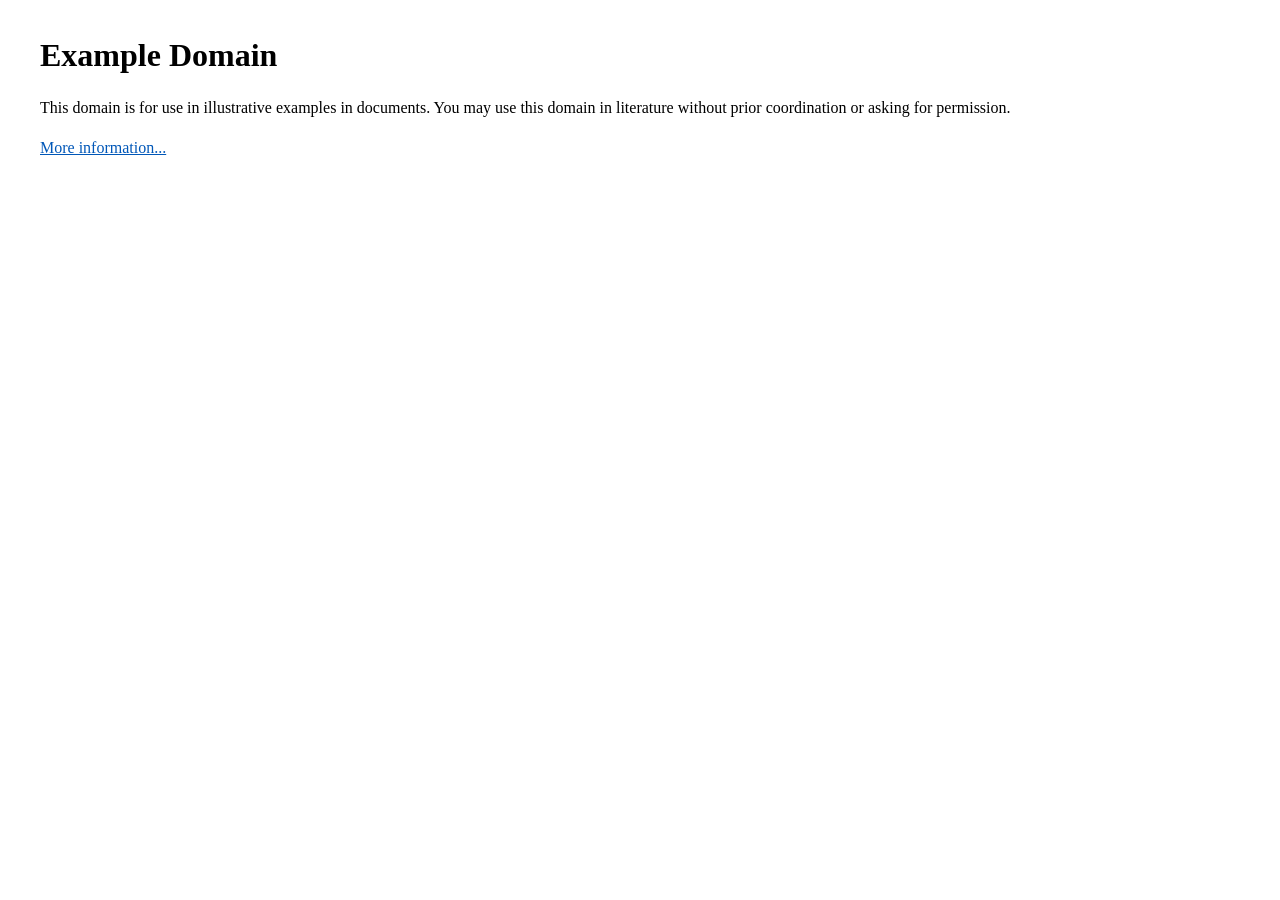
<file: index.html>
<!DOCTYPE html>
<html lang="en">
<head>
  <meta charset="UTF-8">
  <meta name="viewport" content="width=device-width, initial-scale=1.0">
  <title>Example Domain</title>
  <style>
    /* Base reset & tokens */
    body {
      background: #ffffff;
      color: #000000;
      font-family: Georgia, "Times New Roman", Times, serif;
      font-size: 16px;
      margin: 0;
      padding: 1em;
    }

    /* Centering container */
    .container {
      max-width: 1200px;
      margin: 0 auto;
      padding: 0 1em;
    }

    /* Heading */
    h1 {
      font-family: Georgia, "Times New Roman", Times, serif;
      font-weight: 700;
      color: #000000;
      margin: 0.67em 0;
    }

    /* Body paragraphs */
    p {
      font-family: Georgia, "Times New Roman", Times, serif;
      font-size: 16px;
      color: #000000;
      line-height: 1.5;
    }

    /* Anchor / CTA link */
    a {
      color: #0057b8;
      text-decoration: underline;
    }
  </style>
</head>
<body>
  <div class="container">
    <h1>Example Domain</h1>
    <p>This domain is for use in illustrative examples in documents. You may use this domain in literature without prior coordination or asking for permission.</p>
    <p><a href="https://www.iana.org/domains/reserved">More information...</a></p>
  </div>
</body>
</html>
</file>
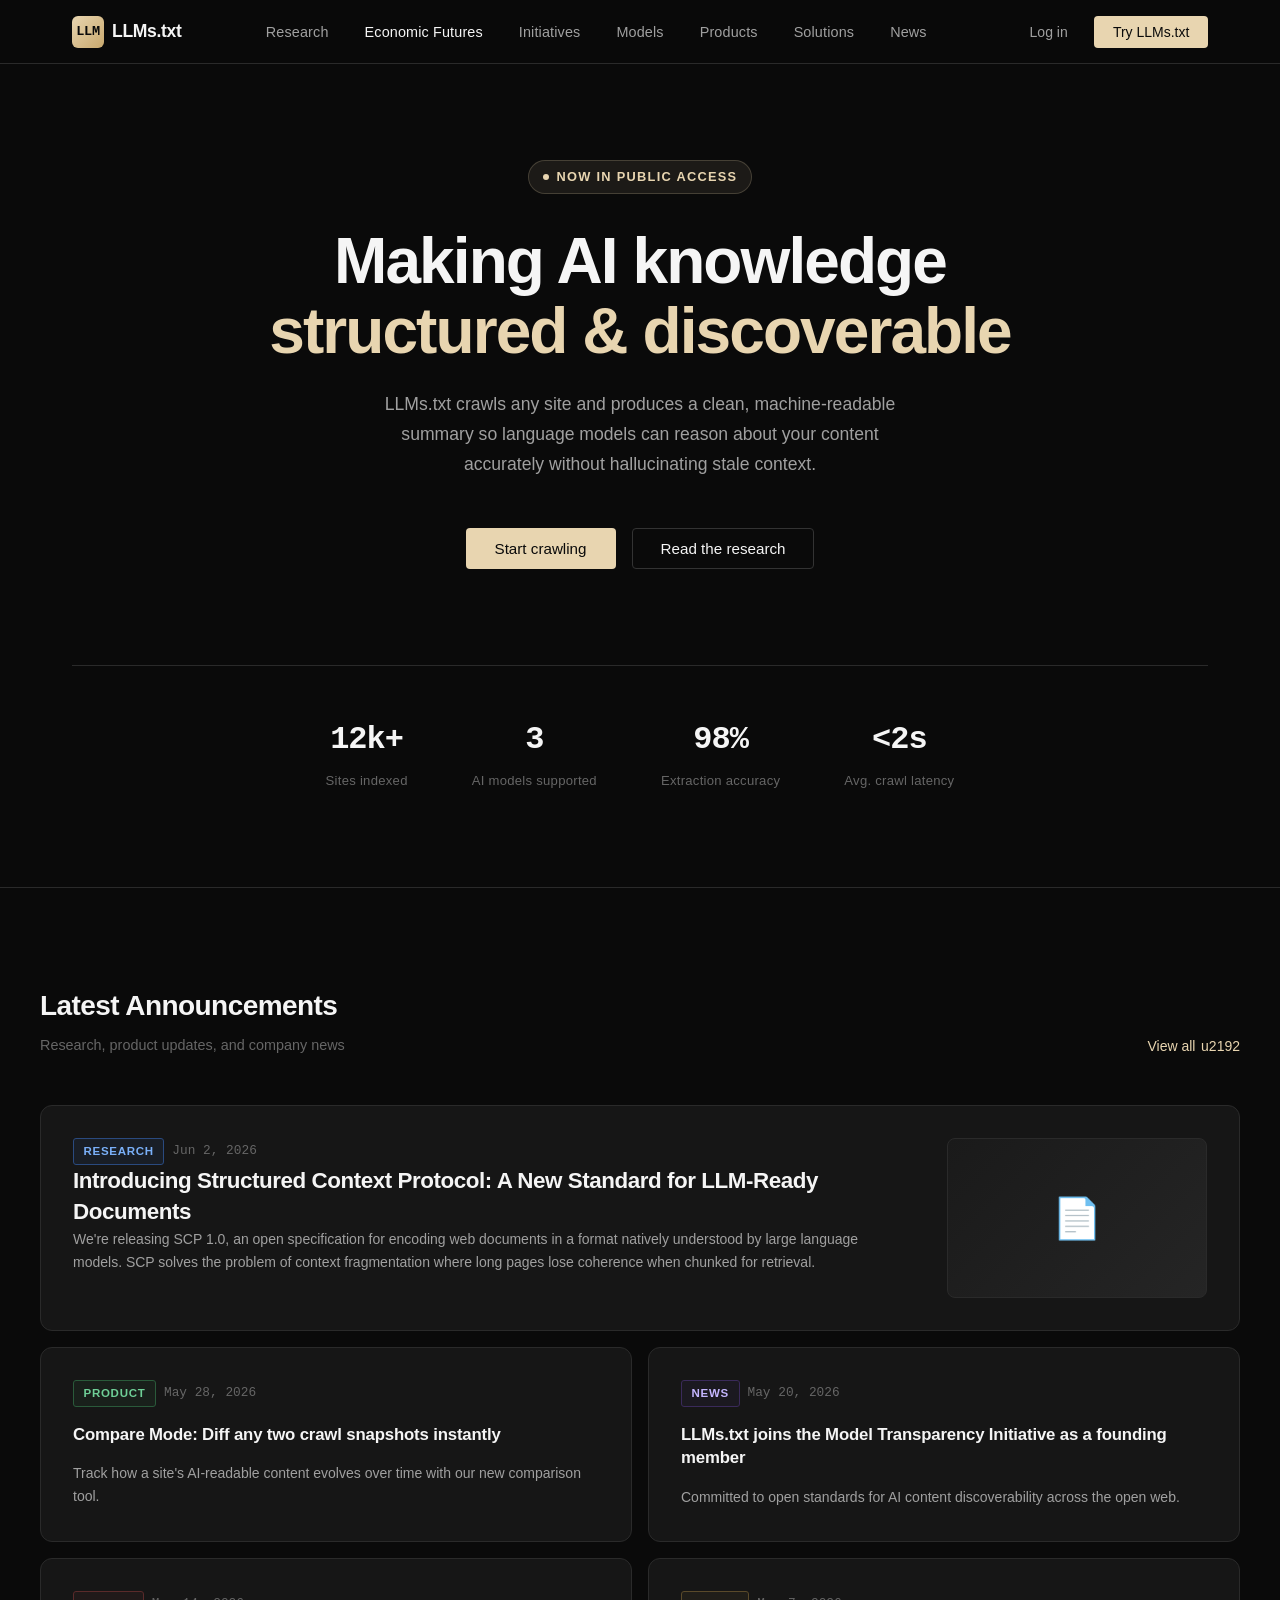
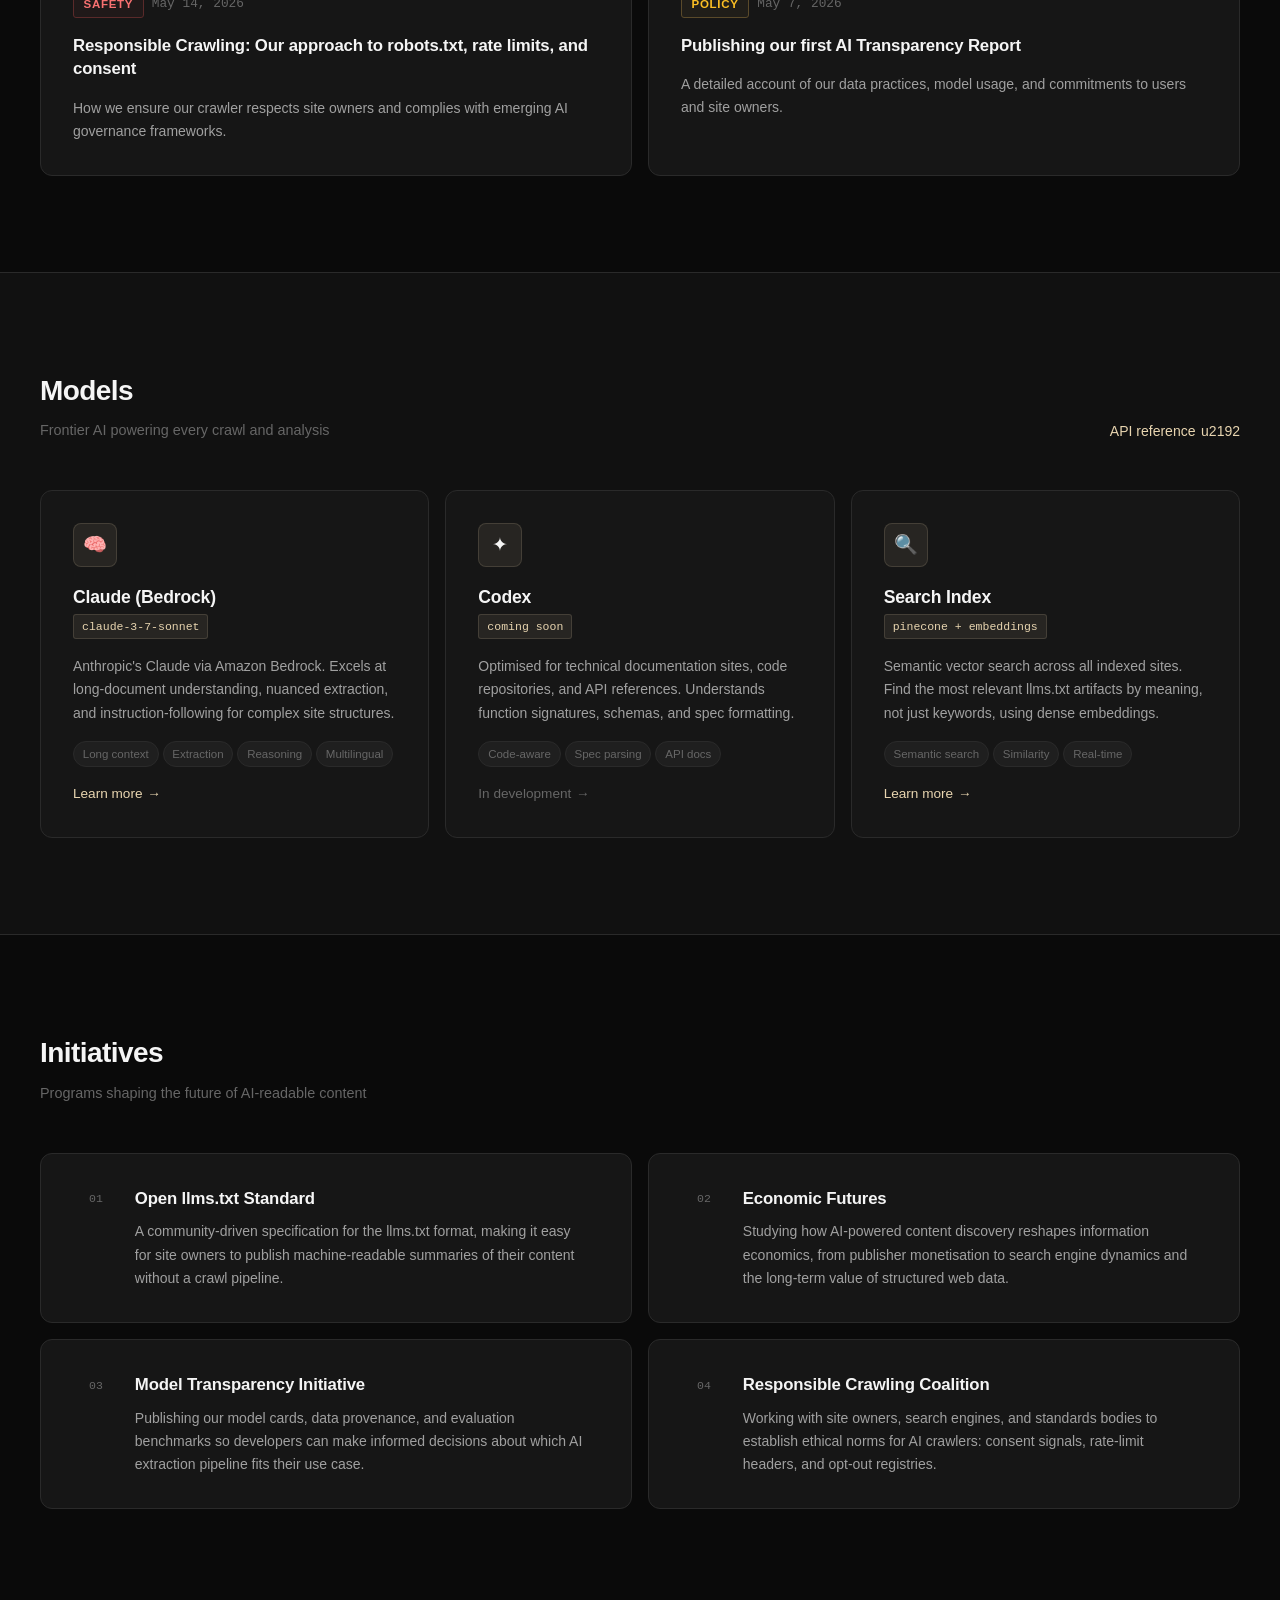
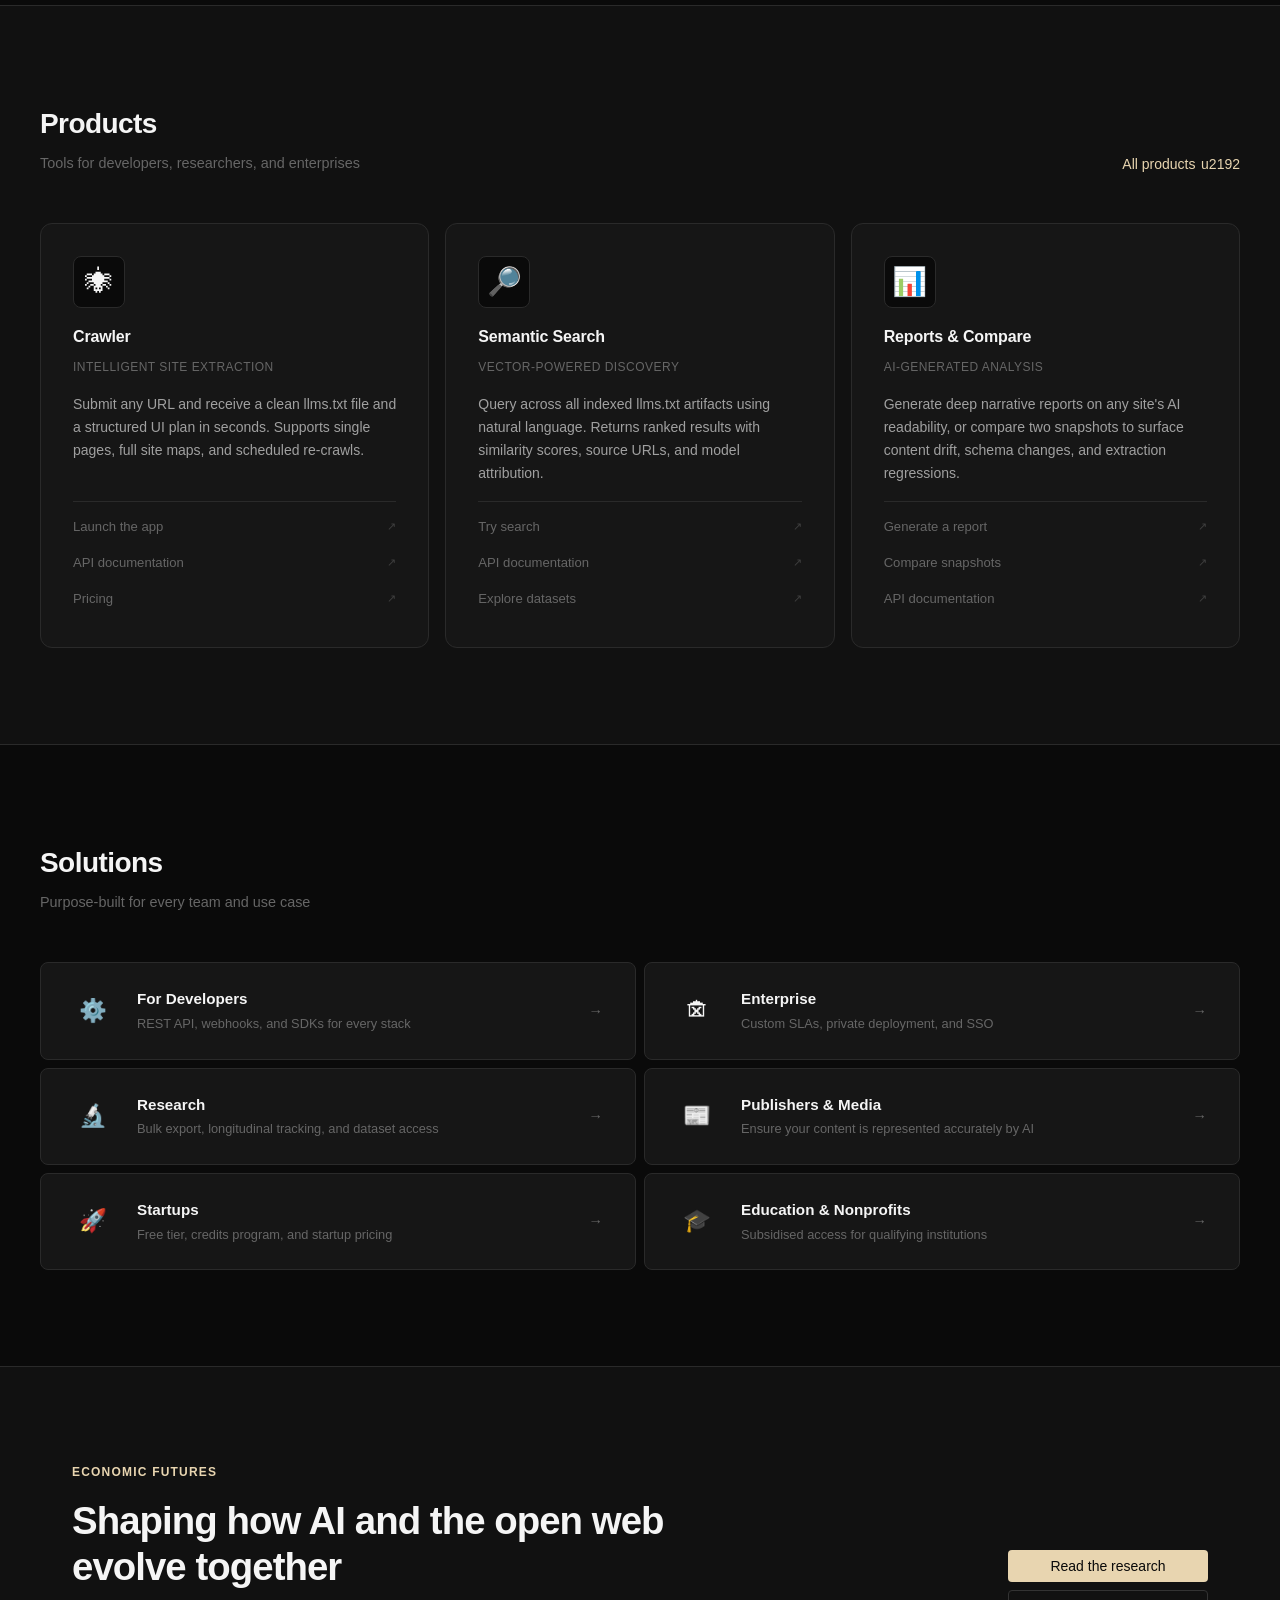
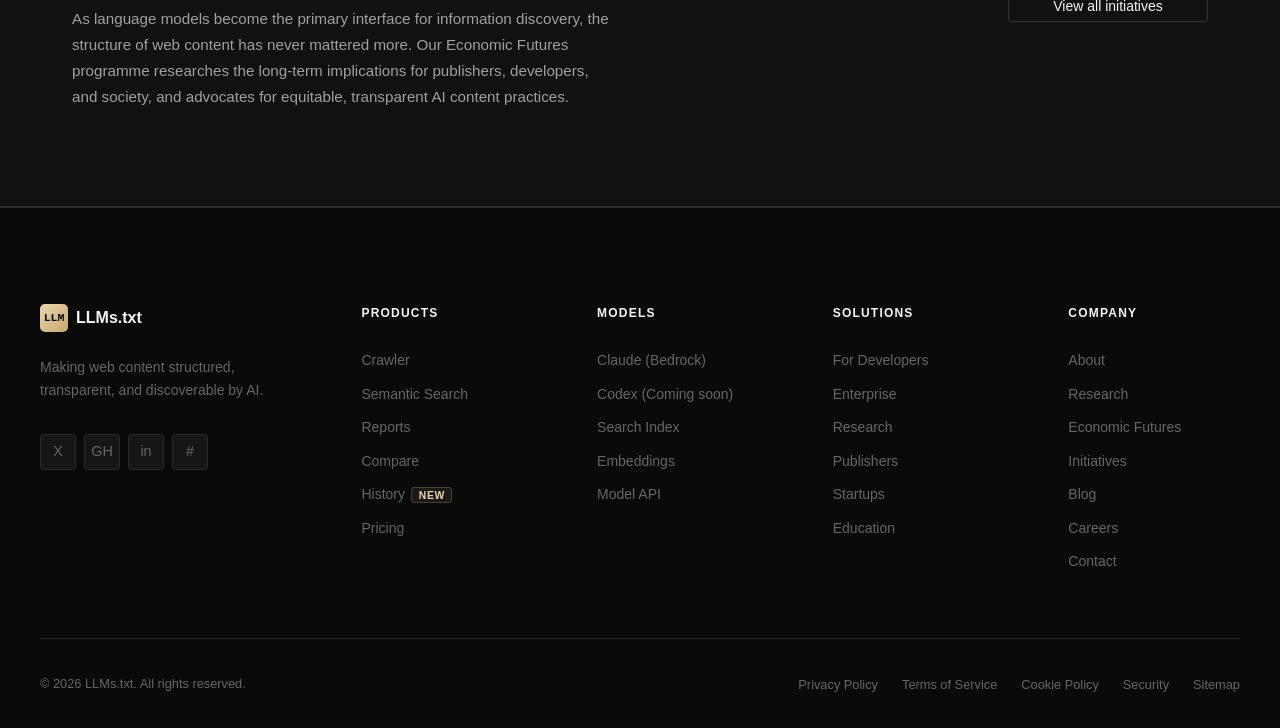
<file: ui/index.html>
<!DOCTYPE html>
<html lang="en">
<head>
  <meta charset="UTF-8" />
  <meta name="viewport" content="width=device-width, initial-scale=1.0" />
  <title>LLMs.txt — Building Safe & Beneficial AI</title>
  <style>
    *, *::before, *::after {
      box-sizing: border-box;
      margin: 0;
      padding: 0;
    }

    :root {
      --color-bg: #0a0a0a;
      --color-bg-secondary: #111111;
      --color-bg-card: #161616;
      --color-bg-card-hover: #1e1e1e;
      --color-border: #2a2a2a;
      --color-border-light: #333333;
      --color-text-primary: #f5f5f5;
      --color-text-secondary: #a0a0a0;
      --color-text-muted: #666666;
      --color-accent: #e8d5b0;
      --color-accent-hover: #f0e4c4;
      --color-tag-bg: #1e1e1e;
      --color-tag-text: #a0a0a0;
      --color-tag-border: #333333;
      --font-sans: -apple-system, BlinkMacSystemFont, 'Segoe UI', 'Helvetica Neue', Arial, sans-serif;
      --font-mono: 'SF Mono', 'Fira Code', 'Cascadia Code', Consolas, monospace;
      --max-width: 1200px;
      --nav-height: 64px;
      --radius-sm: 4px;
      --radius-md: 8px;
      --radius-lg: 12px;
      --spacing-xs: 0.25rem;
      --spacing-sm: 0.5rem;
      --spacing-md: 1rem;
      --spacing-lg: 1.5rem;
      --spacing-xl: 2rem;
      --spacing-2xl: 3rem;
      --spacing-3xl: 4rem;
      --spacing-4xl: 6rem;
    }

    html {
      scroll-behavior: smooth;
    }

    body {
      font-family: var(--font-sans);
      background-color: var(--color-bg);
      color: var(--color-text-primary);
      line-height: 1.6;
      min-height: 100vh;
    }

    a {
      color: inherit;
      text-decoration: none;
    }

    img {
      max-width: 100%;
      display: block;
    }

    /* ======================================================
       HEADER / NAVIGATION
    ====================================================== */

    .site-header {
      position: sticky;
      top: 0;
      z-index: 100;
      background-color: rgba(10, 10, 10, 0.92);
      backdrop-filter: blur(12px);
      -webkit-backdrop-filter: blur(12px);
      border-bottom: 1px solid var(--color-border);
      height: var(--nav-height);
      display: flex;
      align-items: center;
    }

    .nav-container {
      max-width: var(--max-width);
      margin: 0 auto;
      padding: 0 var(--spacing-xl);
      width: 100%;
      display: flex;
      align-items: center;
      justify-content: space-between;
      gap: var(--spacing-xl);
    }

    .nav-logo {
      display: flex;
      align-items: center;
      gap: var(--spacing-sm);
      flex-shrink: 0;
      font-size: 1.1rem;
      font-weight: 700;
      letter-spacing: -0.02em;
      color: var(--color-text-primary);
    }

    .nav-logo-icon {
      width: 32px;
      height: 32px;
      background: linear-gradient(135deg, #e8d5b0 0%, #c9a96e 100%);
      border-radius: 6px;
      display: flex;
      align-items: center;
      justify-content: center;
      font-size: 0.85rem;
      font-weight: 800;
      color: #0a0a0a;
      font-family: var(--font-mono);
    }

    .nav-links {
      display: flex;
      align-items: center;
      gap: var(--spacing-xs);
      list-style: none;
      flex: 1;
      justify-content: center;
    }

    .nav-links a {
      font-size: 0.9rem;
      color: var(--color-text-secondary);
      padding: var(--spacing-sm) var(--spacing-md);
      border-radius: var(--radius-sm);
      transition: color 0.15s ease, background-color 0.15s ease;
      letter-spacing: 0.01em;
    }

    .nav-links a:hover {
      color: var(--color-text-primary);
      background-color: rgba(255, 255, 255, 0.06);
    }

    .nav-links a.active {
      color: var(--color-text-primary);
    }

    .nav-actions {
      display: flex;
      align-items: center;
      gap: var(--spacing-sm);
      flex-shrink: 0;
    }

    .btn {
      display: inline-flex;
      align-items: center;
      justify-content: center;
      gap: var(--spacing-sm);
      padding: 0.5rem 1.1rem;
      border-radius: var(--radius-sm);
      font-size: 0.875rem;
      font-weight: 500;
      font-family: var(--font-sans);
      cursor: pointer;
      transition: all 0.15s ease;
      border: none;
      line-height: 1;
    }

    .btn-ghost {
      background: transparent;
      color: var(--color-text-secondary);
      border: 1px solid transparent;
    }

    .btn-ghost:hover {
      color: var(--color-text-primary);
      background-color: rgba(255, 255, 255, 0.06);
    }

    .btn-primary {
      background-color: var(--color-accent);
      color: #0a0a0a;
      border: 1px solid transparent;
    }

    .btn-primary:hover {
      background-color: var(--color-accent-hover);
    }

    .btn-outline {
      background: transparent;
      color: var(--color-text-primary);
      border: 1px solid var(--color-border-light);
    }

    .btn-outline:hover {
      border-color: var(--color-accent);
      color: var(--color-accent);
    }

    .nav-toggle {
      display: none;
      background: none;
      border: none;
      cursor: pointer;
      padding: var(--spacing-sm);
      color: var(--color-text-primary);
    }

    .nav-toggle span {
      display: block;
      width: 22px;
      height: 2px;
      background: currentColor;
      margin: 4px 0;
      transition: transform 0.2s ease, opacity 0.2s ease;
    }

    /* ======================================================
       HERO / MAIN BANNER
    ====================================================== */

    .hero {
      padding: var(--spacing-4xl) var(--spacing-xl);
      max-width: var(--max-width);
      margin: 0 auto;
      text-align: center;
    }

    .hero-label {
      display: inline-flex;
      align-items: center;
      gap: var(--spacing-sm);
      font-size: 0.8rem;
      font-weight: 600;
      letter-spacing: 0.1em;
      text-transform: uppercase;
      color: var(--color-accent);
      background: rgba(232, 213, 176, 0.08);
      border: 1px solid rgba(232, 213, 176, 0.2);
      padding: 0.35rem 0.85rem;
      border-radius: 100px;
      margin-bottom: var(--spacing-xl);
    }

    .hero-label::before {
      content: '';
      width: 6px;
      height: 6px;
      background: var(--color-accent);
      border-radius: 50%;
    }

    .hero-headline {
      font-size: clamp(2.4rem, 5vw, 4.5rem);
      font-weight: 700;
      letter-spacing: -0.03em;
      line-height: 1.1;
      color: var(--color-text-primary);
      margin-bottom: var(--spacing-lg);
      max-width: 820px;
      margin-left: auto;
      margin-right: auto;
    }

    .hero-headline .accent {
      color: var(--color-accent);
    }

    .hero-subheadline {
      font-size: 1.1rem;
      color: var(--color-text-secondary);
      max-width: 560px;
      margin: 0 auto var(--spacing-2xl);
      line-height: 1.7;
    }

    .hero-cta {
      display: flex;
      align-items: center;
      justify-content: center;
      gap: var(--spacing-md);
      flex-wrap: wrap;
    }

    .hero-cta .btn {
      padding: 0.75rem 1.75rem;
      font-size: 0.95rem;
    }

    .hero-stats {
      display: flex;
      align-items: center;
      justify-content: center;
      gap: var(--spacing-3xl);
      margin-top: var(--spacing-4xl);
      padding-top: var(--spacing-2xl);
      border-top: 1px solid var(--color-border);
      flex-wrap: wrap;
    }

    .hero-stat {
      text-align: center;
    }

    .hero-stat-number {
      font-size: 2rem;
      font-weight: 700;
      letter-spacing: -0.03em;
      color: var(--color-text-primary);
      font-family: var(--font-mono);
    }

    .hero-stat-label {
      font-size: 0.82rem;
      color: var(--color-text-muted);
      margin-top: 0.25rem;
      letter-spacing: 0.02em;
    }

    /* ======================================================
       SECTION SHARED STYLES
    ====================================================== */

    .section {
      padding: var(--spacing-4xl) var(--spacing-xl);
    }

    .section-inner {
      max-width: var(--max-width);
      margin: 0 auto;
    }

    .section-header {
      display: flex;
      align-items: flex-end;
      justify-content: space-between;
      margin-bottom: var(--spacing-2xl);
      gap: var(--spacing-lg);
      flex-wrap: wrap;
    }

    .section-title {
      font-size: 1.75rem;
      font-weight: 700;
      letter-spacing: -0.02em;
      color: var(--color-text-primary);
    }

    .section-subtitle {
      font-size: 0.9rem;
      color: var(--color-text-muted);
      margin-top: 0.35rem;
    }

    .section-link {
      font-size: 0.875rem;
      color: var(--color-accent);
      display: flex;
      align-items: center;
      gap: 0.35rem;
      white-space: nowrap;
      transition: gap 0.15s ease;
    }

    .section-link:hover {
      gap: 0.6rem;
    }

    .section-link::after {
      content: 'u2192';
    }

    .tag {
      display: inline-flex;
      align-items: center;
      font-size: 0.72rem;
      font-weight: 600;
      letter-spacing: 0.06em;
      text-transform: uppercase;
      padding: 0.2rem 0.6rem;
      border-radius: 3px;
      border: 1px solid var(--color-tag-border);
      color: var(--color-tag-text);
      background: var(--color-tag-bg);
    }

    .tag-research { border-color: #2a4a7f; color: #7ab0f8; background: rgba(42, 74, 127, 0.15); }
    .tag-product  { border-color: #2a5a3a; color: #6fcf97; background: rgba(42, 90, 58, 0.15); }
    .tag-safety   { border-color: #5a2a2a; color: #f87171; background: rgba(90, 42, 42, 0.15); }
    .tag-policy   { border-color: #5a4a2a; color: #fbbf24; background: rgba(90, 74, 42, 0.15); }
    .tag-news     { border-color: #3a2a5a; color: #c4b5fd; background: rgba(58, 42, 90, 0.15); }

    /* ======================================================
       ANNOUNCEMENTS SECTION
    ====================================================== */

    .announcements {
      background-color: var(--color-bg);
      border-top: 1px solid var(--color-border);
    }

    .announcements-grid {
      display: grid;
      grid-template-columns: 1fr 1fr;
      gap: var(--spacing-md);
    }

    .announcement-card {
      background: var(--color-bg-card);
      border: 1px solid var(--color-border);
      border-radius: var(--radius-lg);
      padding: var(--spacing-xl);
      display: flex;
      flex-direction: column;
      gap: var(--spacing-md);
      transition: background-color 0.15s ease, border-color 0.15s ease;
      cursor: pointer;
      text-decoration: none;
      color: inherit;
    }

    .announcement-card:hover {
      background: var(--color-bg-card-hover);
      border-color: var(--color-border-light);
    }

    .announcement-card.featured {
      grid-column: 1 / -1;
      flex-direction: row;
      align-items: flex-start;
      gap: var(--spacing-2xl);
    }

    .announcement-meta {
      display: flex;
      align-items: center;
      gap: var(--spacing-sm);
      flex-wrap: wrap;
    }

    .announcement-date {
      font-size: 0.8rem;
      color: var(--color-text-muted);
      font-family: var(--font-mono);
    }

    .announcement-title {
      font-size: 1.05rem;
      font-weight: 600;
      letter-spacing: -0.01em;
      line-height: 1.4;
      color: var(--color-text-primary);
    }

    .announcement-card.featured .announcement-title {
      font-size: 1.4rem;
      letter-spacing: -0.02em;
    }

    .announcement-excerpt {
      font-size: 0.875rem;
      color: var(--color-text-secondary);
      line-height: 1.65;
    }

    .announcement-content {
      flex: 1;
    }

    .announcement-image {
      width: 260px;
      height: 160px;
      flex-shrink: 0;
      background: linear-gradient(135deg, #1a1a1a 0%, #252525 100%);
      border-radius: var(--radius-md);
      display: flex;
      align-items: center;
      justify-content: center;
      font-size: 2.5rem;
      border: 1px solid var(--color-border);
    }

    /* ======================================================
       MODELS SECTION
    ====================================================== */

    .models {
      background-color: var(--color-bg-secondary);
      border-top: 1px solid var(--color-border);
    }

    .models-grid {
      display: grid;
      grid-template-columns: repeat(3, 1fr);
      gap: var(--spacing-md);
    }

    .model-card {
      background: var(--color-bg-card);
      border: 1px solid var(--color-border);
      border-radius: var(--radius-lg);
      padding: var(--spacing-xl);
      display: flex;
      flex-direction: column;
      gap: var(--spacing-md);
      transition: all 0.15s ease;
      position: relative;
      overflow: hidden;
    }

    .model-card::before {
      content: '';
      position: absolute;
      top: 0;
      left: 0;
      right: 0;
      height: 2px;
      background: linear-gradient(90deg, var(--color-accent) 0%, transparent 100%);
      opacity: 0;
      transition: opacity 0.15s ease;
    }

    .model-card:hover {
      background: var(--color-bg-card-hover);
      border-color: var(--color-border-light);
    }

    .model-card:hover::before {
      opacity: 1;
    }

    .model-icon {
      width: 44px;
      height: 44px;
      background: rgba(232, 213, 176, 0.08);
      border: 1px solid rgba(232, 213, 176, 0.15);
      border-radius: var(--radius-md);
      display: flex;
      align-items: center;
      justify-content: center;
      font-size: 1.2rem;
    }

    .model-name {
      font-size: 1.1rem;
      font-weight: 700;
      letter-spacing: -0.01em;
      color: var(--color-text-primary);
    }

    .model-version {
      font-family: var(--font-mono);
      font-size: 0.72rem;
      color: var(--color-accent);
      background: rgba(232, 213, 176, 0.08);
      border: 1px solid rgba(232, 213, 176, 0.15);
      padding: 0.15rem 0.5rem;
      border-radius: 3px;
      display: inline-block;
      margin-top: -0.25rem;
    }

    .model-description {
      font-size: 0.875rem;
      color: var(--color-text-secondary);
      line-height: 1.65;
      flex: 1;
    }

    .model-capabilities {
      display: flex;
      flex-wrap: wrap;
      gap: var(--spacing-xs);
    }

    .capability-pill {
      font-size: 0.72rem;
      padding: 0.2rem 0.55rem;
      background: rgba(255, 255, 255, 0.04);
      border: 1px solid var(--color-border);
      border-radius: 100px;
      color: var(--color-text-muted);
    }

    .model-link {
      font-size: 0.85rem;
      color: var(--color-accent);
      display: inline-flex;
      align-items: center;
      gap: 0.3rem;
      margin-top: auto;
      transition: gap 0.15s ease;
    }

    .model-link:hover { gap: 0.55rem; }
    .model-link::after { content: ' \2192'; }

    /* ======================================================
       INITIATIVES SECTION
    ====================================================== */

    .initiatives {
      background-color: var(--color-bg);
      border-top: 1px solid var(--color-border);
    }

    .initiatives-grid {
      display: grid;
      grid-template-columns: repeat(2, 1fr);
      gap: var(--spacing-md);
    }

    .initiative-card {
      background: var(--color-bg-card);
      border: 1px solid var(--color-border);
      border-radius: var(--radius-lg);
      padding: var(--spacing-xl) var(--spacing-2xl);
      display: grid;
      grid-template-columns: auto 1fr;
      gap: var(--spacing-lg) var(--spacing-xl);
      align-items: start;
      transition: all 0.15s ease;
      text-decoration: none;
      color: inherit;
    }

    .initiative-card:hover {
      background: var(--color-bg-card-hover);
      border-color: var(--color-border-light);
    }

    .initiative-number {
      font-family: var(--font-mono);
      font-size: 0.72rem;
      color: var(--color-text-muted);
      padding-top: 0.3rem;
    }

    .initiative-name {
      font-size: 1.05rem;
      font-weight: 700;
      letter-spacing: -0.01em;
      color: var(--color-text-primary);
      margin-bottom: var(--spacing-sm);
    }

    .initiative-description {
      font-size: 0.875rem;
      color: var(--color-text-secondary);
      line-height: 1.65;
    }

    /* ======================================================
       PRODUCTS SECTION
    ====================================================== */

    .products {
      background-color: var(--color-bg-secondary);
      border-top: 1px solid var(--color-border);
    }

    .products-grid {
      display: grid;
      grid-template-columns: repeat(3, 1fr);
      gap: var(--spacing-md);
    }

    .product-card {
      background: var(--color-bg-card);
      border: 1px solid var(--color-border);
      border-radius: var(--radius-lg);
      padding: var(--spacing-xl);
      display: flex;
      flex-direction: column;
      gap: var(--spacing-md);
      transition: all 0.15s ease;
    }

    .product-card:hover {
      background: var(--color-bg-card-hover);
      border-color: var(--color-border-light);
      transform: translateY(-2px);
    }

    .product-icon {
      font-size: 1.75rem;
      width: 52px;
      height: 52px;
      display: flex;
      align-items: center;
      justify-content: center;
      background: var(--color-bg);
      border: 1px solid var(--color-border);
      border-radius: var(--radius-md);
    }

    .product-name {
      font-size: 1rem;
      font-weight: 700;
      letter-spacing: -0.01em;
      color: var(--color-text-primary);
    }

    .product-tagline {
      font-size: 0.75rem;
      color: var(--color-text-muted);
      font-weight: 500;
      letter-spacing: 0.04em;
      text-transform: uppercase;
      margin-top: -0.5rem;
    }

    .product-description {
      font-size: 0.875rem;
      color: var(--color-text-secondary);
      line-height: 1.65;
      flex: 1;
    }

    .product-links {
      display: flex;
      flex-direction: column;
      gap: var(--spacing-xs);
      padding-top: var(--spacing-sm);
      border-top: 1px solid var(--color-border);
    }

    .product-link-item {
      font-size: 0.82rem;
      color: var(--color-text-muted);
      display: flex;
      align-items: center;
      justify-content: space-between;
      padding: 0.35rem 0;
      transition: color 0.12s ease;
    }

    .product-link-item:hover {
      color: var(--color-text-primary);
    }

    .product-link-item::after {
      content: '\2197';
      font-size: 0.7rem;
      opacity: 0.5;
    }

    /* ======================================================
       SOLUTIONS SECTION
    ====================================================== */

    .solutions {
      background-color: var(--color-bg);
      border-top: 1px solid var(--color-border);
    }

    .solutions-list {
      display: grid;
      grid-template-columns: 1fr 1fr;
      gap: var(--spacing-sm);
    }

    .solution-row {
      display: flex;
      align-items: center;
      padding: var(--spacing-lg) var(--spacing-xl);
      background: var(--color-bg-card);
      border: 1px solid var(--color-border);
      border-radius: var(--radius-md);
      gap: var(--spacing-lg);
      transition: all 0.15s ease;
      cursor: pointer;
      text-decoration: none;
      color: inherit;
    }

    .solution-row:hover {
      background: var(--color-bg-card-hover);
      border-color: var(--color-border-light);
    }

    .solution-icon {
      font-size: 1.4rem;
      width: 40px;
      height: 40px;
      display: flex;
      align-items: center;
      justify-content: center;
      flex-shrink: 0;
    }

    .solution-name {
      font-size: 0.95rem;
      font-weight: 600;
      color: var(--color-text-primary);
    }

    .solution-detail {
      font-size: 0.8rem;
      color: var(--color-text-muted);
      margin-top: 0.15rem;
    }

    .solution-arrow {
      margin-left: auto;
      color: var(--color-text-muted);
      font-size: 0.9rem;
      flex-shrink: 0;
    }

    /* ======================================================
       ECONOMIC FUTURES / CTA BANNER
    ====================================================== */

    .cta-banner {
      background-color: var(--color-bg-secondary);
      border-top: 1px solid var(--color-border);
      border-bottom: 1px solid var(--color-border);
    }

    .cta-banner-inner {
      max-width: var(--max-width);
      margin: 0 auto;
      padding: var(--spacing-4xl) var(--spacing-xl);
      display: grid;
      grid-template-columns: 1fr auto;
      gap: var(--spacing-3xl);
      align-items: center;
    }

    .cta-banner-eyebrow {
      font-size: 0.75rem;
      font-weight: 700;
      letter-spacing: 0.1em;
      text-transform: uppercase;
      color: var(--color-accent);
      margin-bottom: var(--spacing-md);
    }

    .cta-banner-title {
      font-size: clamp(1.6rem, 3vw, 2.5rem);
      font-weight: 700;
      letter-spacing: -0.025em;
      line-height: 1.2;
      color: var(--color-text-primary);
      margin-bottom: var(--spacing-md);
      max-width: 600px;
    }

    .cta-banner-body {
      font-size: 0.95rem;
      color: var(--color-text-secondary);
      line-height: 1.7;
      max-width: 540px;
    }

    .cta-banner-actions {
      display: flex;
      flex-direction: column;
      gap: var(--spacing-sm);
      min-width: 200px;
    }

    /* ======================================================
       FOOTER
    ====================================================== */

    .site-footer {
      background-color: var(--color-bg);
      border-top: 1px solid var(--color-border);
      padding: var(--spacing-4xl) var(--spacing-xl) var(--spacing-xl);
    }

    .footer-inner {
      max-width: var(--max-width);
      margin: 0 auto;
    }

    .footer-top {
      display: grid;
      grid-template-columns: 1.5fr repeat(4, 1fr);
      gap: var(--spacing-3xl);
      padding-bottom: var(--spacing-3xl);
      border-bottom: 1px solid var(--color-border);
    }

    .footer-logo {
      display: flex;
      align-items: center;
      gap: var(--spacing-sm);
      margin-bottom: var(--spacing-lg);
      font-size: 1rem;
      font-weight: 700;
      color: var(--color-text-primary);
    }

    .footer-logo-icon {
      width: 28px;
      height: 28px;
      background: linear-gradient(135deg, #e8d5b0 0%, #c9a96e 100%);
      border-radius: 5px;
      display: flex;
      align-items: center;
      justify-content: center;
      font-size: 0.72rem;
      font-weight: 800;
      color: #0a0a0a;
      font-family: var(--font-mono);
    }

    .footer-tagline {
      font-size: 0.875rem;
      color: var(--color-text-muted);
      line-height: 1.65;
      max-width: 240px;
    }

    .footer-social {
      display: flex;
      gap: var(--spacing-sm);
      margin-top: var(--spacing-xl);
    }

    .social-link {
      width: 36px;
      height: 36px;
      background: var(--color-bg-card);
      border: 1px solid var(--color-border);
      border-radius: var(--radius-sm);
      display: flex;
      align-items: center;
      justify-content: center;
      font-size: 0.9rem;
      color: var(--color-text-muted);
      transition: all 0.15s ease;
    }

    .social-link:hover {
      color: var(--color-text-primary);
      border-color: var(--color-border-light);
      background: var(--color-bg-card-hover);
    }

    .footer-col-title {
      font-size: 0.75rem;
      font-weight: 700;
      letter-spacing: 0.1em;
      text-transform: uppercase;
      color: var(--color-text-primary);
      margin-bottom: var(--spacing-lg);
    }

    .footer-links-list {
      list-style: none;
      display: flex;
      flex-direction: column;
      gap: var(--spacing-sm);
    }

    .footer-links-list a {
      font-size: 0.875rem;
      color: var(--color-text-muted);
      transition: color 0.12s ease;
      line-height: 1.4;
    }

    .footer-links-list a:hover {
      color: var(--color-text-primary);
    }

    .footer-links-list a.new-badge::after {
      content: 'New';
      font-size: 0.65rem;
      font-weight: 700;
      letter-spacing: 0.06em;
      text-transform: uppercase;
      color: var(--color-accent);
      background: rgba(232, 213, 176, 0.08);
      border: 1px solid rgba(232, 213, 176, 0.2);
      padding: 0.1rem 0.4rem;
      border-radius: 3px;
      margin-left: 0.4rem;
      vertical-align: middle;
    }

    .footer-bottom {
      padding-top: var(--spacing-xl);
      display: flex;
      align-items: center;
      justify-content: space-between;
      gap: var(--spacing-lg);
      flex-wrap: wrap;
    }

    .footer-legal {
      font-size: 0.8rem;
      color: var(--color-text-muted);
    }

    .footer-legal-links {
      display: flex;
      gap: var(--spacing-lg);
      list-style: none;
      flex-wrap: wrap;
    }

    .footer-legal-links a {
      font-size: 0.8rem;
      color: var(--color-text-muted);
      transition: color 0.12s ease;
    }

    .footer-legal-links a:hover {
      color: var(--color-text-primary);
    }

    /* ======================================================
       RESPONSIVE
    ====================================================== */

    @media (max-width: 1024px) {
      .footer-top {
        grid-template-columns: 1fr 1fr;
        gap: var(--spacing-2xl);
      }

      .footer-brand {
        grid-column: 1 / -1;
      }

      .models-grid,
      .products-grid {
        grid-template-columns: 1fr 1fr;
      }
    }

    @media (max-width: 768px) {
      .nav-links {
        display: none;
        position: absolute;
        top: var(--nav-height);
        left: 0;
        right: 0;
        background: rgba(10, 10, 10, 0.98);
        border-bottom: 1px solid var(--color-border);
        flex-direction: column;
        padding: var(--spacing-md);
        gap: 0;
      }

      .nav-links.open {
        display: flex;
      }

      .nav-links a {
        width: 100%;
        padding: var(--spacing-md);
      }

      .nav-toggle {
        display: block;
      }

      .nav-actions .btn-ghost {
        display: none;
      }

      .hero {
        padding: var(--spacing-3xl) var(--spacing-md);
      }

      .section {
        padding: var(--spacing-3xl) var(--spacing-md);
      }

      .announcements-grid {
        grid-template-columns: 1fr;
      }

      .announcement-card.featured {
        flex-direction: column;
      }

      .announcement-image {
        width: 100%;
        height: 180px;
      }

      .models-grid,
      .products-grid,
      .initiatives-grid,
      .solutions-list {
        grid-template-columns: 1fr;
      }

      .cta-banner-inner {
        grid-template-columns: 1fr;
        gap: var(--spacing-2xl);
      }

      .footer-top {
        grid-template-columns: 1fr 1fr;
        gap: var(--spacing-xl);
      }

      .footer-bottom {
        flex-direction: column;
        align-items: flex-start;
      }

      .hero-stats {
        gap: var(--spacing-xl);
      }
    }

    @media (max-width: 480px) {
      .footer-top {
        grid-template-columns: 1fr;
      }

      .hero-cta {
        flex-direction: column;
        align-items: stretch;
      }

      .hero-cta .btn {
        text-align: center;
      }
    }
  </style>
</head>
<body>

  <!-- ====================================================
       HEADER / NAVIGATION
  ==================================================== -->
  <header class="site-header">
    <nav class="nav-container" role="navigation" aria-label="Main navigation">
      <a href="/" class="nav-logo" aria-label="LLMs.txt Home">
        <div class="nav-logo-icon" aria-hidden="true">LLM</div>
        LLMs.txt
      </a>

      <ul class="nav-links" id="nav-links" role="menubar">
        <li role="none"><a href="#research" role="menuitem">Research</a></li>
        <li role="none"><a href="#economic-futures" role="menuitem">Economic Futures</a></li>
        <li role="none"><a href="#initiatives" role="menuitem">Initiatives</a></li>
        <li role="none"><a href="#models" role="menuitem">Models</a></li>
        <li role="none"><a href="#products" role="menuitem">Products</a></li>
        <li role="none"><a href="#solutions" role="menuitem">Solutions</a></li>
        <li role="none"><a href="#announcements" role="menuitem">News</a></li>
      </ul>

      <div class="nav-actions">
        <a href="/app" class="btn btn-ghost">Log in</a>
        <a href="/app" class="btn btn-primary">Try LLMs.txt</a>
        <button class="nav-toggle" id="nav-toggle" aria-controls="nav-links" aria-expanded="false" aria-label="Toggle navigation">
          <span></span>
          <span></span>
          <span></span>
        </button>
      </div>
    </nav>
  </header>

  <main>

    <!-- ====================================================
         HERO / MAIN BANNER
    ==================================================== -->
    <section class="hero" aria-labelledby="hero-headline">
      <div class="hero-label" role="status">Now in public access</div>
      <h1 class="hero-headline" id="hero-headline">
        Making AI knowledge<br>
        <span class="accent">structured &amp; discoverable</span>
      </h1>
      <p class="hero-subheadline">
        LLMs.txt crawls any site and produces a clean, machine-readable
        summary so language models can reason about your content accurately
        without hallucinating stale context.
      </p>
      <div class="hero-cta">
        <a href="/app" class="btn btn-primary">Start crawling</a>
        <a href="#announcements" class="btn btn-outline">Read the research</a>
      </div>
      <div class="hero-stats" role="list" aria-label="Platform statistics">
        <div class="hero-stat" role="listitem">
          <div class="hero-stat-number">12k+</div>
          <div class="hero-stat-label">Sites indexed</div>
        </div>
        <div class="hero-stat" role="listitem">
          <div class="hero-stat-number">3</div>
          <div class="hero-stat-label">AI models supported</div>
        </div>
        <div class="hero-stat" role="listitem">
          <div class="hero-stat-number">98%</div>
          <div class="hero-stat-label">Extraction accuracy</div>
        </div>
        <div class="hero-stat" role="listitem">
          <div class="hero-stat-number">&lt;2s</div>
          <div class="hero-stat-label">Avg. crawl latency</div>
        </div>
      </div>
    </section>

    <!-- ====================================================
         ANNOUNCEMENTS SECTION
    ==================================================== -->
    <section class="section announcements" id="announcements" aria-labelledby="announcements-title">
      <div class="section-inner">
        <div class="section-header">
          <div>
            <h2 class="section-title" id="announcements-title">Latest Announcements</h2>
            <p class="section-subtitle">Research, product updates, and company news</p>
          </div>
          <a href="/news" class="section-link">View all</a>
        </div>

        <div class="announcements-grid">

          <article class="announcement-card featured" aria-labelledby="ann-featured-title">
            <div class="announcement-content">
              <div class="announcement-meta">
                <span class="tag tag-research">Research</span>
                <time class="announcement-date" datetime="2026-06-02">Jun 2, 2026</time>
              </div>
              <h3 class="announcement-title" id="ann-featured-title">
                Introducing Structured Context Protocol: A New Standard for LLM-Ready Documents
              </h3>
              <p class="announcement-excerpt">
                We're releasing SCP 1.0, an open specification for encoding web documents in a
                format natively understood by large language models. SCP solves the problem of
                context fragmentation where long pages lose coherence when chunked for retrieval.
              </p>
            </div>
            <div class="announcement-image" aria-hidden="true">&#128196;</div>
          </article>

          <article class="announcement-card" aria-labelledby="ann-2-title">
            <div class="announcement-meta">
              <span class="tag tag-product">Product</span>
              <time class="announcement-date" datetime="2026-05-28">May 28, 2026</time>
            </div>
            <h3 class="announcement-title" id="ann-2-title">
              Compare Mode: Diff any two crawl snapshots instantly
            </h3>
            <p class="announcement-excerpt">
              Track how a site's AI-readable content evolves over time with our new comparison tool.
            </p>
          </article>

          <article class="announcement-card" aria-labelledby="ann-3-title">
            <div class="announcement-meta">
              <span class="tag tag-news">News</span>
              <time class="announcement-date" datetime="2026-05-20">May 20, 2026</time>
            </div>
            <h3 class="announcement-title" id="ann-3-title">
              LLMs.txt joins the Model Transparency Initiative as a founding member
            </h3>
            <p class="announcement-excerpt">
              Committed to open standards for AI content discoverability across the open web.
            </p>
          </article>

          <article class="announcement-card" aria-labelledby="ann-4-title">
            <div class="announcement-meta">
              <span class="tag tag-safety">Safety</span>
              <time class="announcement-date" datetime="2026-05-14">May 14, 2026</time>
            </div>
            <h3 class="announcement-title" id="ann-4-title">
              Responsible Crawling: Our approach to robots.txt, rate limits, and consent
            </h3>
            <p class="announcement-excerpt">
              How we ensure our crawler respects site owners and complies with emerging AI governance frameworks.
            </p>
          </article>

          <article class="announcement-card" aria-labelledby="ann-5-title">
            <div class="announcement-meta">
              <span class="tag tag-policy">Policy</span>
              <time class="announcement-date" datetime="2026-05-07">May 7, 2026</time>
            </div>
            <h3 class="announcement-title" id="ann-5-title">
              Publishing our first AI Transparency Report
            </h3>
            <p class="announcement-excerpt">
              A detailed account of our data practices, model usage, and commitments to users and site owners.
            </p>
          </article>

        </div>
      </div>
    </section>

    <!-- ====================================================
         MODELS SECTION
    ==================================================== -->
    <section class="section models" id="models" aria-labelledby="models-title">
      <div class="section-inner">
        <div class="section-header">
          <div>
            <h2 class="section-title" id="models-title">Models</h2>
            <p class="section-subtitle">Frontier AI powering every crawl and analysis</p>
          </div>
          <a href="/docs/models" class="section-link">API reference</a>
        </div>

        <div class="models-grid">

          <div class="model-card">
            <div class="model-icon" aria-hidden="true">&#129504;</div>
            <div>
              <div class="model-name">Claude (Bedrock)</div>
              <div class="model-version">claude-3-7-sonnet</div>
            </div>
            <p class="model-description">
              Anthropic's Claude via Amazon Bedrock. Excels at long-document understanding,
              nuanced extraction, and instruction-following for complex site structures.
            </p>
            <div class="model-capabilities">
              <span class="capability-pill">Long context</span>
              <span class="capability-pill">Extraction</span>
              <span class="capability-pill">Reasoning</span>
              <span class="capability-pill">Multilingual</span>
            </div>
            <a href="/docs/models/claude" class="model-link">Learn more</a>
          </div>

          <div class="model-card">
            <div class="model-icon" aria-hidden="true">&#10022;</div>
            <div>
              <div class="model-name">Codex</div>
              <div class="model-version">coming soon</div>
            </div>
            <p class="model-description">
              Optimised for technical documentation sites, code repositories, and API
              references. Understands function signatures, schemas, and spec formatting.
            </p>
            <div class="model-capabilities">
              <span class="capability-pill">Code-aware</span>
              <span class="capability-pill">Spec parsing</span>
              <span class="capability-pill">API docs</span>
            </div>
            <span class="model-link" aria-disabled="true" style="color: var(--color-text-muted); cursor: default; pointer-events: none;">In development</span>
          </div>

          <div class="model-card">
            <div class="model-icon" aria-hidden="true">&#128269;</div>
            <div>
              <div class="model-name">Search Index</div>
              <div class="model-version">pinecone + embeddings</div>
            </div>
            <p class="model-description">
              Semantic vector search across all indexed sites. Find the most relevant
              llms.txt artifacts by meaning, not just keywords, using dense embeddings.
            </p>
            <div class="model-capabilities">
              <span class="capability-pill">Semantic search</span>
              <span class="capability-pill">Similarity</span>
              <span class="capability-pill">Real-time</span>
            </div>
            <a href="/docs/search" class="model-link">Learn more</a>
          </div>

        </div>
      </div>
    </section>

    <!-- ====================================================
         INITIATIVES SECTION
    ==================================================== -->
    <section class="section initiatives" id="initiatives" aria-labelledby="initiatives-title">
      <div class="section-inner">
        <div class="section-header">
          <div>
            <h2 class="section-title" id="initiatives-title">Initiatives</h2>
            <p class="section-subtitle">Programs shaping the future of AI-readable content</p>
          </div>
        </div>

        <div class="initiatives-grid">

          <a href="/initiatives/open-standard" class="initiative-card" aria-labelledby="init-1-title">
            <span class="initiative-number">01</span>
            <div class="initiative-body">
              <div class="initiative-name" id="init-1-title">Open llms.txt Standard</div>
              <p class="initiative-description">
                A community-driven specification for the llms.txt format, making it easy
                for site owners to publish machine-readable summaries of their content without a
                crawl pipeline.
              </p>
            </div>
          </a>

          <a href="/initiatives/economic-futures" class="initiative-card" aria-labelledby="init-2-title">
            <span class="initiative-number">02</span>
            <div class="initiative-body">
              <div class="initiative-name" id="init-2-title">Economic Futures</div>
              <p class="initiative-description">
                Studying how AI-powered content discovery reshapes information economics, from
                publisher monetisation to search engine dynamics and the long-term value of
                structured web data.
              </p>
            </div>
          </a>

          <a href="/initiatives/model-transparency" class="initiative-card" aria-labelledby="init-3-title">
            <span class="initiative-number">03</span>
            <div class="initiative-body">
              <div class="initiative-name" id="init-3-title">Model Transparency Initiative</div>
              <p class="initiative-description">
                Publishing our model cards, data provenance, and evaluation benchmarks so
                developers can make informed decisions about which AI extraction pipeline
                fits their use case.
              </p>
            </div>
          </a>

          <a href="/initiatives/responsible-crawling" class="initiative-card" aria-labelledby="init-4-title">
            <span class="initiative-number">04</span>
            <div class="initiative-body">
              <div class="initiative-name" id="init-4-title">Responsible Crawling Coalition</div>
              <p class="initiative-description">
                Working with site owners, search engines, and standards bodies to establish
                ethical norms for AI crawlers: consent signals, rate-limit headers, and
                opt-out registries.
              </p>
            </div>
          </a>

        </div>
      </div>
    </section>

    <!-- ====================================================
         PRODUCTS SECTION
    ==================================================== -->
    <section class="section products" id="products" aria-labelledby="products-title">
      <div class="section-inner">
        <div class="section-header">
          <div>
            <h2 class="section-title" id="products-title">Products</h2>
            <p class="section-subtitle">Tools for developers, researchers, and enterprises</p>
          </div>
          <a href="/products" class="section-link">All products</a>
        </div>

        <div class="products-grid">

          <article class="product-card" aria-labelledby="prod-1-title">
            <div class="product-icon" aria-hidden="true">&#128375;</div>
            <div class="product-name" id="prod-1-title">Crawler</div>
            <div class="product-tagline">Intelligent site extraction</div>
            <p class="product-description">
              Submit any URL and receive a clean llms.txt file and a structured UI
              plan in seconds. Supports single pages, full site maps, and scheduled re-crawls.
            </p>
            <nav class="product-links" aria-label="Crawler links">
              <a href="/app" class="product-link-item">Launch the app</a>
              <a href="/docs/crawl" class="product-link-item">API documentation</a>
              <a href="/pricing" class="product-link-item">Pricing</a>
            </nav>
          </article>

          <article class="product-card" aria-labelledby="prod-2-title">
            <div class="product-icon" aria-hidden="true">&#128270;</div>
            <div class="product-name" id="prod-2-title">Semantic Search</div>
            <div class="product-tagline">Vector-powered discovery</div>
            <p class="product-description">
              Query across all indexed llms.txt artifacts using natural language.
              Returns ranked results with similarity scores, source URLs, and model attribution.
            </p>
            <nav class="product-links" aria-label="Search links">
              <a href="/app#search" class="product-link-item">Try search</a>
              <a href="/docs/search" class="product-link-item">API documentation</a>
              <a href="/datasets" class="product-link-item">Explore datasets</a>
            </nav>
          </article>

          <article class="product-card" aria-labelledby="prod-3-title">
            <div class="product-icon" aria-hidden="true">&#128202;</div>
            <div class="product-name" id="prod-3-title">Reports &amp; Compare</div>
            <div class="product-tagline">AI-generated analysis</div>
            <p class="product-description">
              Generate deep narrative reports on any site's AI readability, or compare two
              snapshots to surface content drift, schema changes, and extraction regressions.
            </p>
            <nav class="product-links" aria-label="Reports links">
              <a href="/app#report" class="product-link-item">Generate a report</a>
              <a href="/app#compare" class="product-link-item">Compare snapshots</a>
              <a href="/docs/report" class="product-link-item">API documentation</a>
            </nav>
          </article>

        </div>
      </div>
    </section>

    <!-- ====================================================
         SOLUTIONS SECTION
    ==================================================== -->
    <section class="section solutions" id="solutions" aria-labelledby="solutions-title">
      <div class="section-inner">
        <div class="section-header">
          <div>
            <h2 class="section-title" id="solutions-title">Solutions</h2>
            <p class="section-subtitle">Purpose-built for every team and use case</p>
          </div>
        </div>

        <div class="solutions-list">

          <a href="/solutions/developers" class="solution-row" aria-label="Solution for developers">
            <div class="solution-icon" aria-hidden="true">&#9881;&#65039;</div>
            <div class="solution-text">
              <div class="solution-name">For Developers</div>
              <div class="solution-detail">REST API, webhooks, and SDKs for every stack</div>
            </div>
            <span class="solution-arrow" aria-hidden="true">&#8594;</span>
          </a>

          <a href="/solutions/enterprise" class="solution-row" aria-label="Solution for enterprise">
            <div class="solution-icon" aria-hidden="true">&#127962;</div>
            <div class="solution-text">
              <div class="solution-name">Enterprise</div>
              <div class="solution-detail">Custom SLAs, private deployment, and SSO</div>
            </div>
            <span class="solution-arrow" aria-hidden="true">&#8594;</span>
          </a>

          <a href="/solutions/researchers" class="solution-row" aria-label="Solution for researchers">
            <div class="solution-icon" aria-hidden="true">&#128300;</div>
            <div class="solution-text">
              <div class="solution-name">Research</div>
              <div class="solution-detail">Bulk export, longitudinal tracking, and dataset access</div>
            </div>
            <span class="solution-arrow" aria-hidden="true">&#8594;</span>
          </a>

          <a href="/solutions/publishers" class="solution-row" aria-label="Solution for publishers">
            <div class="solution-icon" aria-hidden="true">&#128240;</div>
            <div class="solution-text">
              <div class="solution-name">Publishers &amp; Media</div>
              <div class="solution-detail">Ensure your content is represented accurately by AI</div>
            </div>
            <span class="solution-arrow" aria-hidden="true">&#8594;</span>
          </a>

          <a href="/solutions/startups" class="solution-row" aria-label="Solution for startups">
            <div class="solution-icon" aria-hidden="true">&#128640;</div>
            <div class="solution-text">
              <div class="solution-name">Startups</div>
              <div class="solution-detail">Free tier, credits program, and startup pricing</div>
            </div>
            <span class="solution-arrow" aria-hidden="true">&#8594;</span>
          </a>

          <a href="/solutions/education" class="solution-row" aria-label="Solution for education">
            <div class="solution-icon" aria-hidden="true">&#127891;</div>
            <div class="solution-text">
              <div class="solution-name">Education &amp; Nonprofits</div>
              <div class="solution-detail">Subsidised access for qualifying institutions</div>
            </div>
            <span class="solution-arrow" aria-hidden="true">&#8594;</span>
          </a>

        </div>
      </div>
    </section>

    <!-- ====================================================
         ECONOMIC FUTURES / CTA BANNER
    ==================================================== -->
    <section class="cta-banner" id="economic-futures" aria-labelledby="cta-title">
      <div class="cta-banner-inner">
        <div>
          <div class="cta-banner-eyebrow">Economic Futures</div>
          <h2 class="cta-banner-title" id="cta-title">
            Shaping how AI and the open web evolve together
          </h2>
          <p class="cta-banner-body">
            As language models become the primary interface for information discovery,
            the structure of web content has never mattered more. Our Economic Futures
            programme researches the long-term implications for publishers, developers,
            and society, and advocates for equitable, transparent AI content practices.
          </p>
        </div>
        <div class="cta-banner-actions">
          <a href="/economic-futures" class="btn btn-primary">Read the research</a>
          <a href="/initiatives" class="btn btn-outline">View all initiatives</a>
        </div>
      </div>
    </section>

  </main>

  <!-- ====================================================
       FOOTER
  ==================================================== -->
  <footer class="site-footer" role="contentinfo">
    <div class="footer-inner">

      <div class="footer-top">

        <div class="footer-brand">
          <div class="footer-logo">
            <div class="footer-logo-icon" aria-hidden="true">LLM</div>
            LLMs.txt
          </div>
          <p class="footer-tagline">
            Making web content structured, transparent, and discoverable by AI.
          </p>
          <nav class="footer-social" aria-label="Social media links">
            <a href="https://twitter.com" class="social-link" aria-label="Twitter / X" rel="noopener noreferrer" target="_blank">X</a>
            <a href="https://github.com/ejaimez14/llms-txt-erick-jaimez" class="social-link" aria-label="GitHub" rel="noopener noreferrer" target="_blank">GH</a>
            <a href="https://linkedin.com" class="social-link" aria-label="LinkedIn" rel="noopener noreferrer" target="_blank">in</a>
            <a href="https://discord.com" class="social-link" aria-label="Discord community" rel="noopener noreferrer" target="_blank">#</a>
          </nav>
        </div>

        <div class="footer-col">
          <h3 class="footer-col-title">Products</h3>
          <ul class="footer-links-list">
            <li><a href="/app">Crawler</a></li>
            <li><a href="/app#search">Semantic Search</a></li>
            <li><a href="/app#report">Reports</a></li>
            <li><a href="/app#compare">Compare</a></li>
            <li><a href="/app#history" class="new-badge">History</a></li>
            <li><a href="/pricing">Pricing</a></li>
          </ul>
        </div>

        <div class="footer-col">
          <h3 class="footer-col-title">Models</h3>
          <ul class="footer-links-list">
            <li><a href="/docs/models/claude">Claude (Bedrock)</a></li>
            <li><a href="/docs/models/codex">Codex (Coming soon)</a></li>
            <li><a href="/docs/search">Search Index</a></li>
            <li><a href="/docs/embeddings">Embeddings</a></li>
            <li><a href="/docs/models">Model API</a></li>
          </ul>
        </div>

        <div class="footer-col">
          <h3 class="footer-col-title">Solutions</h3>
          <ul class="footer-links-list">
            <li><a href="/solutions/developers">For Developers</a></li>
            <li><a href="/solutions/enterprise">Enterprise</a></li>
            <li><a href="/solutions/researchers">Research</a></li>
            <li><a href="/solutions/publishers">Publishers</a></li>
            <li><a href="/solutions/startups">Startups</a></li>
            <li><a href="/solutions/education">Education</a></li>
          </ul>
        </div>

        <div class="footer-col">
          <h3 class="footer-col-title">Company</h3>
          <ul class="footer-links-list">
            <li><a href="/about">About</a></li>
            <li><a href="/research">Research</a></li>
            <li><a href="/economic-futures">Economic Futures</a></li>
            <li><a href="/initiatives">Initiatives</a></li>
            <li><a href="/blog">Blog</a></li>
            <li><a href="/careers">Careers</a></li>
            <li><a href="/contact">Contact</a></li>
          </ul>
        </div>

      </div>

      <div class="footer-bottom">
        <p class="footer-legal">&copy; 2026 LLMs.txt. All rights reserved.</p>
        <ul class="footer-legal-links" role="list">
          <li><a href="/privacy">Privacy Policy</a></li>
          <li><a href="/terms">Terms of Service</a></li>
          <li><a href="/cookies">Cookie Policy</a></li>
          <li><a href="/security">Security</a></li>
          <li><a href="/sitemap">Sitemap</a></li>
        </ul>
      </div>

    </div>
  </footer>

  <script>
    (function () {
      var toggle = document.getElementById('nav-toggle');
      var links  = document.getElementById('nav-links');

      if (!toggle || !links) return;

      toggle.addEventListener('click', function () {
        var isOpen = links.classList.toggle('open');
        toggle.setAttribute('aria-expanded', isOpen ? 'true' : 'false');
      });

      links.querySelectorAll('a').forEach(function (a) {
        a.addEventListener('click', function () {
          links.classList.remove('open');
          toggle.setAttribute('aria-expanded', 'false');
        });
      });

      document.addEventListener('click', function (e) {
        if (!toggle.contains(e.target) && !links.contains(e.target)) {
          links.classList.remove('open');
          toggle.setAttribute('aria-expanded', 'false');
        }
      });
    }());

    (function () {
      var sections = document.querySelectorAll('section[id]');
      var navLinks = document.querySelectorAll('.nav-links a[href^="#"]');

      if (!sections.length || !navLinks.length) return;

      var observer = new IntersectionObserver(function (entries) {
        entries.forEach(function (entry) {
          if (!entry.isIntersecting) return;
          var id = entry.target.id;
          navLinks.forEach(function (a) {
            a.classList.toggle('active', a.getAttribute('href') === '#' + id);
          });
        });
      }, { rootMargin: '-50% 0px -50% 0px' });

      sections.forEach(function (s) { observer.observe(s); });
    }());
  </script>

</body>
</html>
</file>
